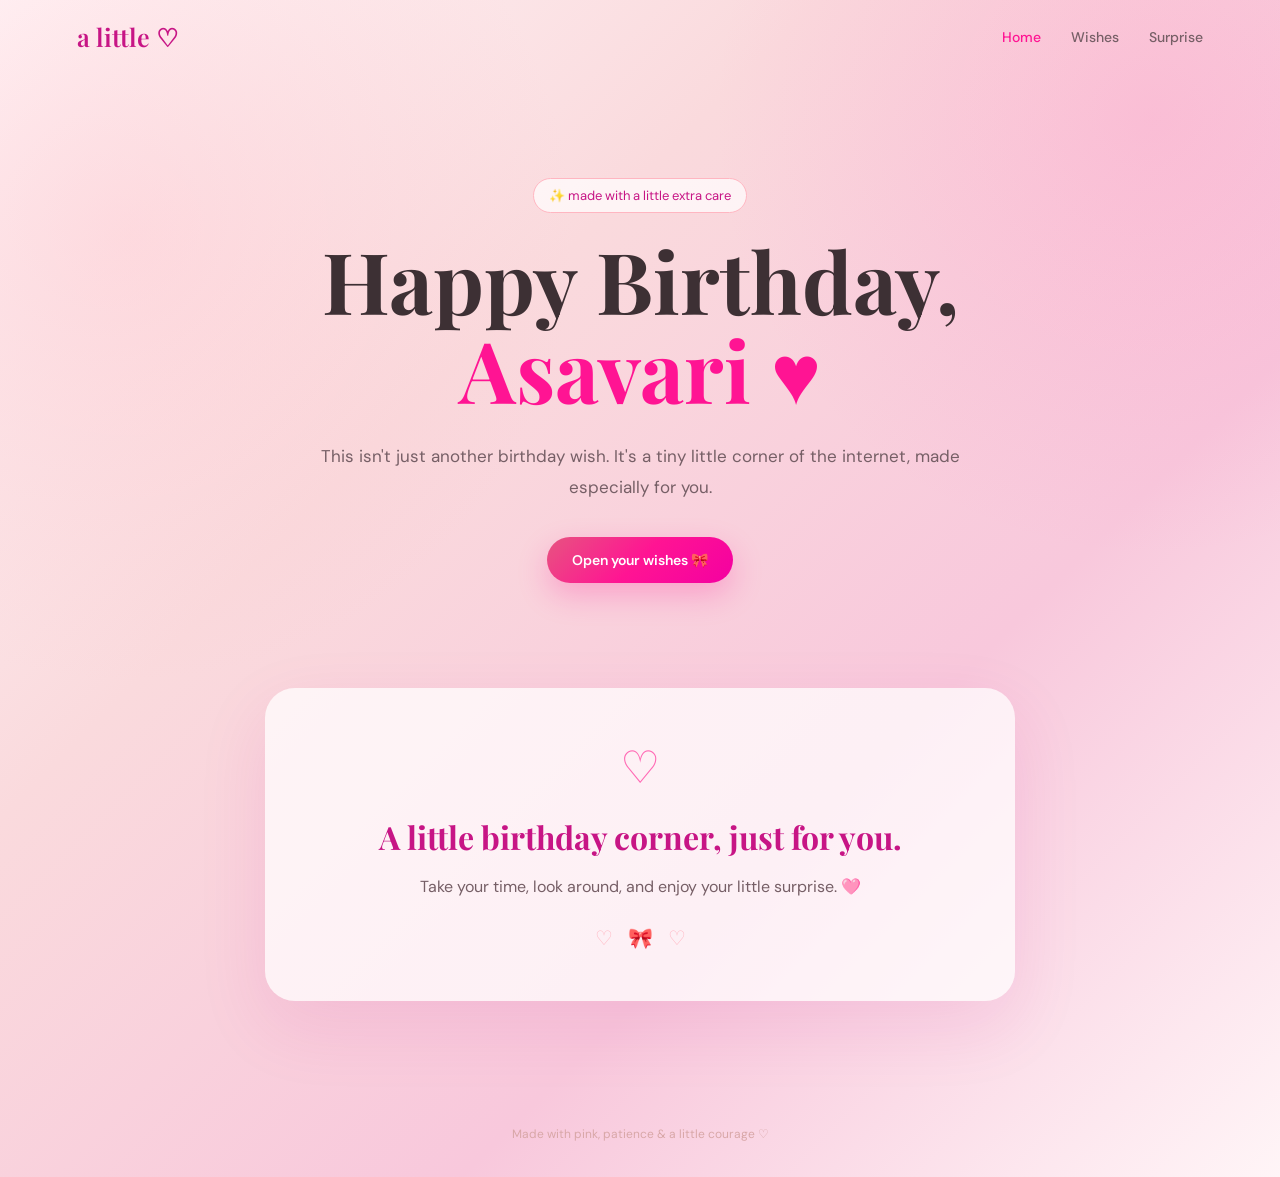
<file: index.html>
<!DOCTYPE html>
<html lang="en">

<head>

    <meta charset="UTF-8">

    <meta name="viewport"
          content="width=device-width, initial-scale=1.0">

    <title>A Little Birthday Corner ♡</title>

    <link rel="stylesheet" href="style.css">

    <link rel="preconnect"
          href="https://fonts.googleapis.com">

    <link rel="preconnect"
          href="https://fonts.gstatic.com"
          crossorigin>

    <link href="https://fonts.googleapis.com/css2?family=DM+Sans:wght@400;500;600;700&family=Playfair+Display:wght@500;600;700&display=swap"
          rel="stylesheet">

</head>


<body>


    <!-- Floating Hearts -->

    <div class="floating-hearts">

        <span>♡</span>
        <span>♡</span>
        <span>♡</span>
        <span>♡</span>
        <span>♡</span>
        <span>♡</span>

    </div>


    <!-- Navigation -->

    <header class="navbar">

        <div class="logo">
            a little ♡
        </div>


        <button class="menu-btn"
                onclick="toggleMenu()">

            ☰

        </button>


        <nav id="navMenu">

            <a href="index.html"
               class="active">

                Home

            </a>


            <a href="wishes.html">

                Wishes

            </a>


            <a href="surprise.html">

                Surprise

            </a>

        </nav>

    </header>



    <!-- Hero -->

    <main class="hero">

        <div class="hero-content">


            <div class="small-label">

                ✨ made with a little extra care

            </div>


            <h1>

                Happy Birthday,

                <span>
                    Asavari ♥️
                </span>

            </h1>


            <p class="hero-text">

                This isn't just another birthday wish.
                It's a tiny little corner of the internet,
                made especially for you.

            </p>


            <div class="hero-buttons">

                <a href="wishes.html"
                   class="primary-btn">

                    Open your wishes 🎀

                </a>

            </div>


        </div>

    </main>



    <!-- Small Message -->

    <section class="home-message">

        <div class="home-message-card">


            <div class="home-heart">

                ♡

            </div>


            <h2>

                A little birthday corner,
                just for you.

            </h2>


            <p>

                Take your time,
                look around,
                and enjoy your little surprise. 🩷

            </p>


            <div class="home-decoration">

                ♡ &nbsp; 🎀 &nbsp; ♡

            </div>


        </div>

    </section>



    <footer>

        Made with pink, patience & a little courage ♡

    </footer>


    <script src="script.js"></script>

</body>

</html>
</file>
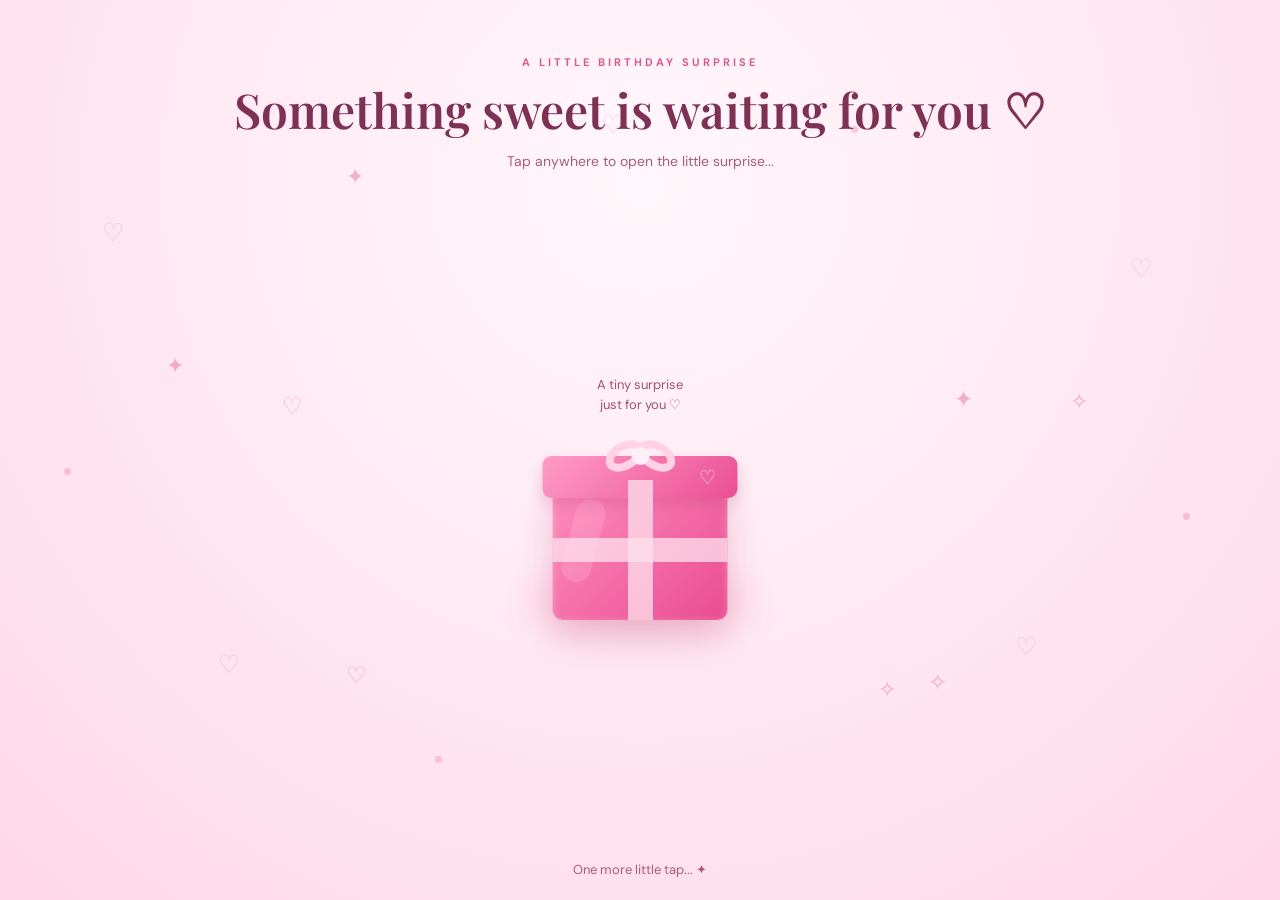
<file: party.html>
<!DOCTYPE html>
<html lang="en">

<head>

    <meta charset="UTF-8">

    <meta name="viewport"
          content="width=device-width, initial-scale=1.0">

    <title>A Little Birthday Surprise ♡</title>

    <link rel="stylesheet"
          href="party.css">

    <link
        href="https://fonts.googleapis.com/css2?family=DM+Sans:wght@400;500;600;700&family=Playfair+Display:wght@500;600;700&display=swap"
        rel="stylesheet">

</head>


<body>


    <!-- Background Decorations -->

    <div class="background-decor">

        <span class="heart h1">♡</span>
        <span class="heart h2">♡</span>
        <span class="heart h3">♡</span>
        <span class="heart h4">♡</span>
        <span class="heart h5">♡</span>


        <span class="sparkle s1">✦</span>
        <span class="sparkle s2">✧</span>
        <span class="sparkle s3">✦</span>
        <span class="sparkle s4">✧</span>


        <span class="dot d1"></span>
        <span class="dot d2"></span>
        <span class="dot d3"></span>
        <span class="dot d4"></span>

    </div>



    <!-- Header -->

    <header class="party-header">

        <div class="tiny-label">
            A LITTLE BIRTHDAY SURPRISE
        </div>


        <h1>
            Something sweet is waiting for you ♡
        </h1>


        <p class="instruction"
           id="instruction">

            Tap anywhere to open the little surprise...

        </p>

    </header>



    <!-- Main Party Area -->

    <main class="party-stage"
          id="partyStage">


        <!-- Orbit Decorations -->

        <div class="orbit-decoration od1">♡</div>

        <div class="orbit-decoration od2">✦</div>

        <div class="orbit-decoration od3">♡</div>

        <div class="orbit-decoration od4">✧</div>



        <!-- Gift Box -->

        <div class="gift-wrapper"
             id="giftWrapper">


            <div class="gift-glow"></div>


            <div class="gift-note">

                A tiny surprise<br>

                just for you ♡

            </div>


            <div class="gift-box">


                <div class="gift-ribbon vertical"></div>

                <div class="gift-ribbon horizontal"></div>


                <div class="gift-shine"></div>


                <div class="gift-lid">


                    <div class="bow">

                        <span class="bow-left"></span>

                        <span class="bow-right"></span>

                        <span class="bow-center"></span>

                    </div>


                    <span class="lid-heart">♡</span>


                </div>


            </div>


        </div>



        <!-- Celebration -->

        <div class="celebration"
             id="celebration">


            <!-- Cake -->

            <div class="cake-area">


                <div class="cake">


                    <div class="cake-top">


                        <div class="sprinkles">

                            <span></span>
                            <span></span>
                            <span></span>
                            <span></span>
                            <span></span>
                            <span></span>

                        </div>


                        <div class="cream cream-one"></div>

                        <div class="cream cream-two"></div>

                        <div class="cream cream-three"></div>


                    </div>



                    <div class="cake-body">


                        <div class="cake-stripe"></div>


                        <div class="cake-decoration">

                            <span>♡</span>

                            <span>♡</span>

                            <span>♡</span>

                        </div>


                    </div>



                    <!-- Candles -->

                    <div class="candle candle-one">

                        <div class="flame"></div>

                    </div>


                    <div class="candle candle-two">

                        <div class="flame"></div>

                    </div>


                    <div class="candle candle-three">

                        <div class="flame"></div>

                    </div>


                    <div class="cake-plate"></div>


                </div>


            </div>



            <!-- Teddy -->

            <div class="teddy-area">


                <div class="teddy">


                    <div class="ear ear-left"></div>

                    <div class="ear ear-right"></div>





                    <div class="teddy-body">


                        <div class="belly-heart">
                            ♡
                        </div>


                    </div>



                    <div class="arm arm-left"></div>

                    <div class="arm arm-right"></div>


                    <div class="foot foot-left"></div>

                    <div class="foot foot-right"></div>


                </div>


                    <div class="teddy-head">


                        <div class="eye eye-left"></div>

                        <div class="eye eye-right"></div>


                        <div class="muzzle">


                            <div class="nose"></div>

                            <div class="mouth"></div>


                        </div>


                        <div class="blush blush-left"></div>

                        <div class="blush blush-right"></div>


                    </div>

                <div class="teddy-caption">

                    A little teddy bear ♡

                </div>


            </div>



            <!-- Birthday Message -->

            <div class="birthday-message">


                <h2>

                    Happy Birthday Asavari! ♡
                    <span>♡</span>

                </h2>


                <p>

                    May your day be as soft, sweet
                    and lovely as this little surprise.

                </p>


            </div>



            <!-- Party Lights -->

            <div class="party-lights">

                <span></span>
                <span></span>
                <span></span>
                <span></span>
                <span></span>
                <span></span>
                <span></span>
                <span></span>
                <span></span>
                <span></span>

            </div>



            <!-- Poppers -->

            <div class="popper popper-left">

                <span></span>

            </div>


            <div class="popper popper-right">

                <span></span>

            </div>



            <!-- Confetti -->

            <div class="confetti-container"
                 id="confettiContainer">
            </div>



            <!-- Sparkles -->

            <div class="sparkle-container"
                 id="sparkleContainer">
            </div>



            <!-- Final Message -->

            <div class="final-message"
                 id="finalMessage">

                <span>♡</span>

                Hope this little surprise made you smile.

                <span>♡</span>

            </div>


        </div>


    </main>



    <!-- Bottom Hint -->

    <div class="bottom-hint"
         id="bottomHint">

        One more little tap... ✦

    </div>



    <!-- =================================================
         FINAL PARTY MUSIC
         ================================================= -->

    <audio id="partyMusic"
           src="until-i-found-you-piano.mp4"
           preload="auto">
    </audio>



    <!-- JavaScript -->

    <script src="party.js"></script>


</body>

</html>
</file>
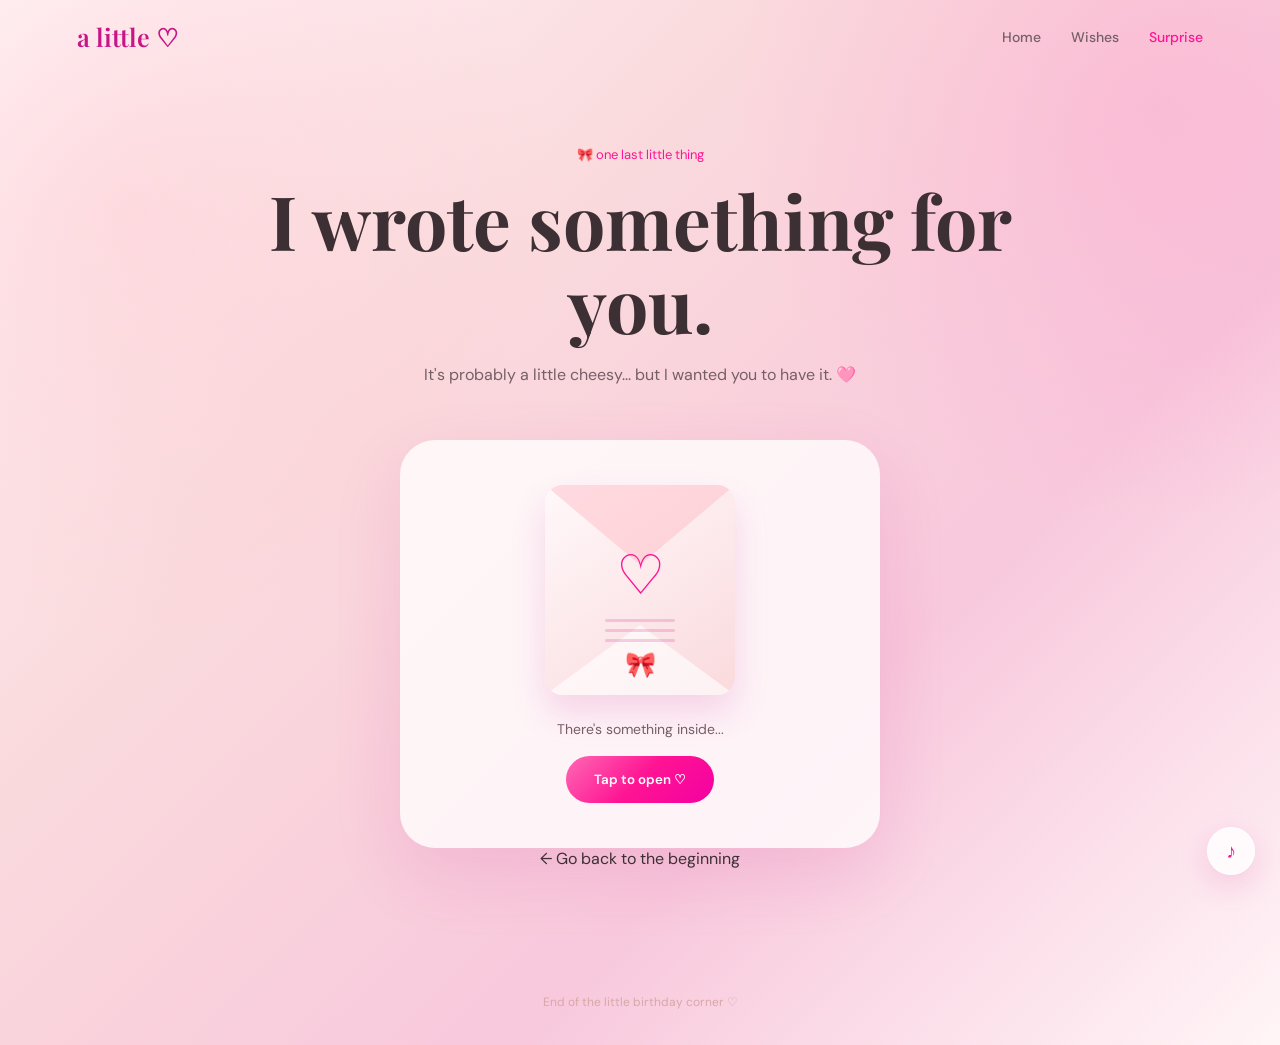
<file: surprise.html>
<!DOCTYPE html>
<html lang="en">

<head>

    <meta charset="UTF-8">

    <meta name="viewport"
          content="width=device-width, initial-scale=1.0">

    <title>Something I Wrote ♡</title>

    <link rel="stylesheet"
          href="style.css">


    <link rel="preconnect"
          href="https://fonts.googleapis.com">

    <link rel="preconnect"
          href="https://fonts.gstatic.com"
          crossorigin>


    <link href="https://fonts.googleapis.com/css2?family=DM+Sans:wght@400;500;600;700&family=Playfair+Display:wght@500;600;700&display=swap"
          rel="stylesheet">

</head>


<body class="surprise-page">


    <!-- Floating Hearts -->

    <div class="floating-hearts">

        <span>♡</span>
        <span>♡</span>
        <span>♡</span>
        <span>♡</span>
        <span>♡</span>
        <span>♡</span>
        <span>♡</span>

    </div>



    <!-- Navigation -->

    <header class="navbar">

        <div class="logo">

            a little ♡

        </div>


        <button class="menu-btn"
                onclick="toggleMenu()">

            ☰

        </button>


        <nav id="navMenu">

            <a href="index.html">

                Home

            </a>


            <a href="wishes.html">

                Wishes

            </a>


            <a href="surprise.html"
               class="active">

                Surprise

            </a>

        </nav>

    </header>



    <!-- Surprise -->

    <main class="surprise-container">


        <div class="surprise-intro">

            <span>

                🎀 one last little thing

            </span>


            <h1>

                I wrote something
                for you.

            </h1>


            <p>

                It's probably a little cheesy...
                but I wanted you to have it. 🩷

            </p>

        </div>



        <!-- Closed Note -->

        <section id="poemRevealCard"
                 class="poem-reveal-card">


            <div class="closed-note">


                <div class="note-heart">

                    ♡

                </div>


                <div class="note-lines">

                    <span></span>
                    <span></span>
                    <span></span>

                </div>


                <div class="note-ribbon">

                    🎀

                </div>

            </div>



            <p class="tap-text">

                There's something inside...

            </p>


            <button class="reveal-btn"
                    onclick="revealPoem()">

                Tap to open ♡

            </button>

        </section>



        <!-- Poem -->

        <section id="poemSection"
                 class="poem-section">


            <div class="poem-top-heart">

                ♡

            </div>


            <p class="poem-caption">

                something I wrote,
                just for this little moment

            </p>


            <div class="poem-image-wrapper">


                <img src="poem.jpeg"
                     alt="A poem written especially for you"
                     class="poem-image">

            </div>


            <div class="poem-bottom">

                <span>

                    Read it slowly. ♡

                </span>


                <p>

                    Some words are better felt
                    than explained.

                </p>

            </div>


        </section>



        <!-- Link To Final Party -->

        <div id="afterPoem"
             class="after-poem">


            <p>

                And that's not quite the end...

            </p>


            <span>

                There's one last little surprise waiting. 🎀

            </span>


            <a href="party.html"
               class="party-next-btn">

                One last surprise ♡

            </a>

        </div>



        <!-- Back -->

        <div class="back-home">

            <a href="index.html">

                ← Go back to the beginning

            </a>

        </div>


    </main>



    <footer>

        End of the little birthday corner ♡

    </footer>



    <!-- =========================================
         POEM BACKGROUND MUSIC
         ========================================= -->

    <audio id="poemMusic"
           src="music.mp3"
           loop
           preload="auto">

    </audio>



    <!-- =========================================
         MUSIC CONTROL
         ========================================= -->

    <button id="musicControl"
            class="music-control"
            type="button"
            aria-label="Play background music"
            onclick="togglePoemMusic()">

        ♪

    </button>



    <script src="script.js"></script>


</body>

</html>
</file>
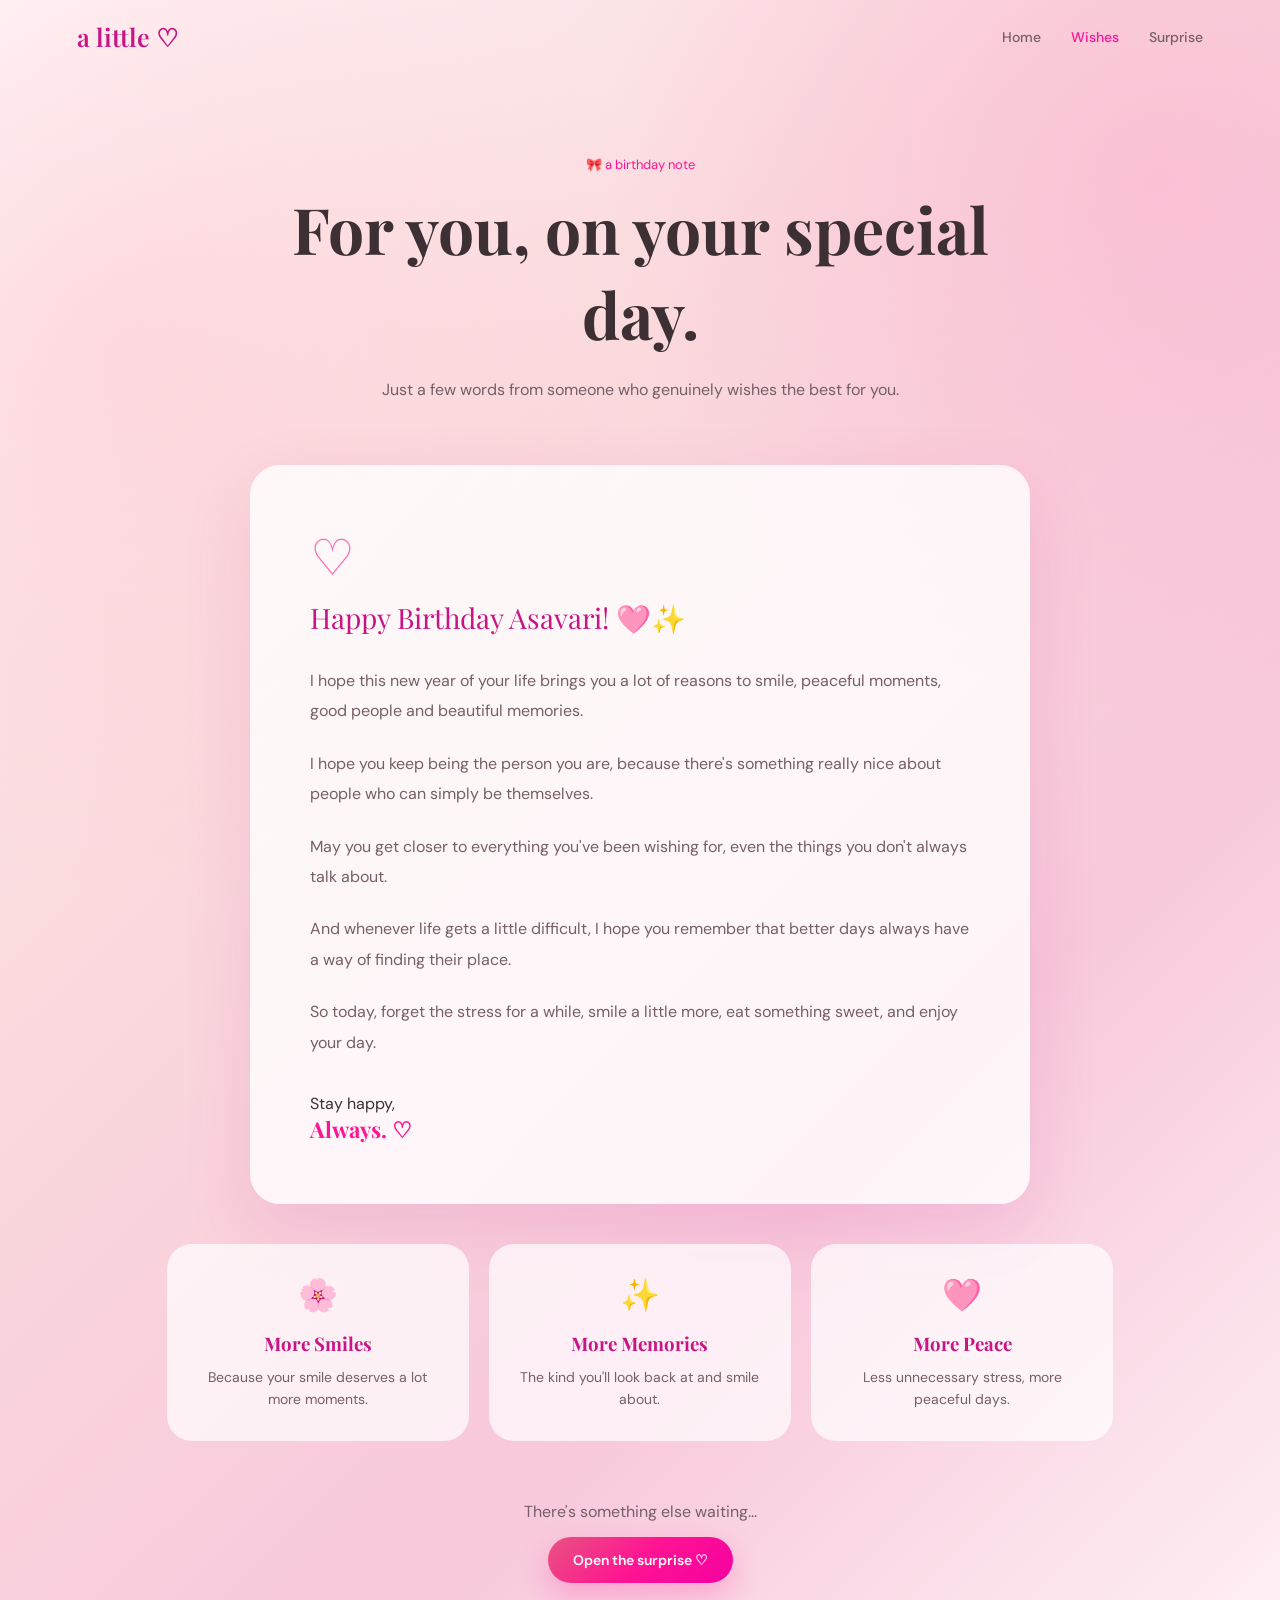
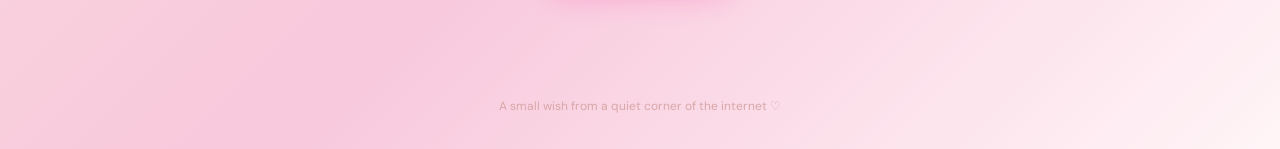
<file: wishes.html>
<!DOCTYPE html>
<html lang="en">

<head>

    <meta charset="UTF-8">

    <meta name="viewport"
          content="width=device-width, initial-scale=1.0">

    <title>Birthday Wishes ♡</title>

    <link rel="stylesheet"
          href="style.css">


    <link rel="preconnect"
          href="https://fonts.googleapis.com">

    <link rel="preconnect"
          href="https://fonts.gstatic.com"
          crossorigin>

    <link href="https://fonts.googleapis.com/css2?family=DM+Sans:wght@400;500;600;700&family=Playfair+Display:wght@500;600;700&display=swap"
          rel="stylesheet">

</head>


<body>


    <!-- Floating Hearts -->

    <div class="floating-hearts">

        <span>♡</span>
        <span>♡</span>
        <span>♡</span>
        <span>♡</span>
        <span>♡</span>

    </div>



    <!-- Navigation -->

    <header class="navbar">

        <div class="logo">

            a little ♡

        </div>


        <button class="menu-btn"
                onclick="toggleMenu()">

            ☰

        </button>


        <nav id="navMenu">


            <a href="index.html">

                Home

            </a>


            <a href="wishes.html"
               class="active">

                Wishes

            </a>


            <a href="surprise.html">

                Surprise

            </a>


        </nav>

    </header>



    <!-- Main -->

    <main class="page-container">


        <div class="page-heading">


            <span>

                🎀 a birthday note

            </span>


            <h1>

                For you,
                on your special day.

            </h1>


            <p>

                Just a few words from someone
                who genuinely wishes the best for you.

            </p>


        </div>



        <!-- Letter -->

        <section class="letter-card">


            <div class="letter-decoration">

                ♡

            </div>


            <p>

                Happy Birthday Asavari! 🩷✨

            </p>


            <p>

                I hope this new year of your life
                brings you a lot of reasons to smile,
                peaceful moments, good people and
                beautiful memories.

            </p>


            <p>

                I hope you keep being the person
                you are, because there's something
                really nice about people who can
                simply be themselves.

            </p>


            <p>

                May you get closer to everything
                you've been wishing for, even the
                things you don't always talk about.

            </p>


            <p>

                And whenever life gets a little
                difficult, I hope you remember that
                better days always have a way of
                finding their place.

            </p>


            <p>

                So today, forget the stress for a while,
                smile a little more, eat something sweet,
                and enjoy your day.

            </p>


            <div class="letter-ending">

                <span>

                    Stay happy,

                </span>


                <strong>

                    Always. ♡

                </strong>

            </div>


        </section>



        <!-- Wish Cards -->

        <div class="wish-grid">


            <div class="wish-card">

                <div>
                    🌸
                </div>

                <h3>
                    More Smiles
                </h3>

                <p>

                    Because your smile deserves
                    a lot more moments.

                </p>

            </div>



            <div class="wish-card">

                <div>
                    ✨
                </div>

                <h3>
                    More Memories
                </h3>

                <p>

                    The kind you'll look back at
                    and smile about.

                </p>

            </div>



            <div class="wish-card">

                <div>
                    🩷
                </div>

                <h3>
                    More Peace
                </h3>

                <p>

                    Less unnecessary stress,
                    more peaceful days.

                </p>

            </div>


        </div>



        <!-- Next Page -->

        <div class="next-page">

            <p>

                There's something else waiting...

            </p>


            <a href="surprise.html"
               class="primary-btn">

                Open the surprise ♡

            </a>

        </div>


    </main>



    <footer>

        A small wish from a quiet corner of the internet ♡

    </footer>



    <script src="script.js"></script>

</body>

</html>
</file>
<file: style.css>
/* =========================================================
   BIRTHDAY WEBSITE
   COMPLETE CSS
   ========================================================= */


:root {

    --baby-pink: #F8C8DC;
    --light-pink: #FFB6C1;
    --pastel-pink: #FADADD;
    --blush-pink: #F4C2C2;

    --rose-pink: #FF66B3;
    --hot-pink: #FF69B4;
    --deep-pink: #FF1493;

    --dusty-pink: #D8A7A7;
    --mauve-pink: #C08081;

    --rose: #E75480;

    --coral-pink: #F88379;
    --salmon-pink: #FA8072;

    --pale-pink: #FFF5F7;

    --dark-pink: #C71585;

    --magenta: #FF00FF;
    --fuchsia: #F400A1;

    --text: #3D3034;
    --soft-text: #765F66;

    --white: #FFFFFF;

}


* {

    margin: 0;

    padding: 0;

    box-sizing: border-box;

}


html {

    scroll-behavior: smooth;

}


body {

    min-height: 100vh;

    font-family:
        "DM Sans",
        sans-serif;

    color:
        var(--text);

    background:

        radial-gradient(
            circle at 10% 20%,
            rgba(255,182,193,0.30),
            transparent 30%
        ),

        radial-gradient(
            circle at 90% 10%,
            rgba(255,105,180,0.18),
            transparent 28%
        ),

        linear-gradient(
            135deg,
            #FFF5F7,
            #FADADD,
            #F8C8DC,
            #FFF5F7
        );

    overflow-x: hidden;

}


a {

    text-decoration: none;

    color: inherit;

}


button {

    font-family: inherit;

}


/* =========================================================
   NAVIGATION
   ========================================================= */


.navbar {

    width: 100%;

    padding:
        20px 6%;

    display: flex;

    justify-content: space-between;

    align-items: center;

    position: relative;

    z-index: 100;

}


.logo {

    font-family:
        "Playfair Display",
        serif;

    font-size: 25px;

    font-weight: 600;

    color:
        var(--dark-pink);

}


nav {

    display: flex;

    gap: 30px;

}


nav a {

    color:
        var(--soft-text);

    font-size: 14px;

    font-weight: 500;

    transition:
        0.3s;

}


nav a:hover,
nav a.active {

    color:
        var(--deep-pink);

}


.menu-btn {

    display: none;

    border: none;

    background: white;

    color:
        var(--deep-pink);

    width: 42px;

    height: 42px;

    border-radius: 50%;

    font-size: 20px;

    cursor: pointer;

}


/* =========================================================
   FLOATING HEARTS
   ========================================================= */


.floating-hearts {

    position: fixed;

    inset: 0;

    pointer-events: none;

    z-index: 1;

    overflow: hidden;

}


.floating-hearts span {

    position: absolute;

    bottom: -50px;

    color:
        var(--rose-pink);

    font-size: 20px;

    opacity: 0.35;

    animation:
        floatHeart 12s linear infinite;

}


.floating-hearts span:nth-child(1) {
    left: 8%;
}

.floating-hearts span:nth-child(2) {
    left: 25%;
    animation-delay: 3s;
}

.floating-hearts span:nth-child(3) {
    left: 43%;
    animation-delay: 6s;
}

.floating-hearts span:nth-child(4) {
    left: 61%;
    animation-delay: 1s;
}

.floating-hearts span:nth-child(5) {
    left: 78%;
    animation-delay: 5s;
}

.floating-hearts span:nth-child(6) {
    left: 92%;
    animation-delay: 8s;
}


@keyframes floatHeart {

    0% {

        transform:
            translateY(0)
            rotate(0deg);

        opacity: 0;

    }

    20% {

        opacity: 0.35;

    }

    80% {

        opacity: 0.35;

    }

    100% {

        transform:
            translateY(-110vh)
            rotate(360deg);

        opacity: 0;

    }

}


/* =========================================================
   HERO
   ========================================================= */


.hero {

    max-width: 1100px;

    margin: auto;

    min-height: 65vh;

    padding:
        80px 6%
        50px;

    display: flex;

    align-items: center;

    justify-content: center;

    text-align: center;

    position: relative;

    z-index: 2;

}


.hero-content {

    max-width: 850px;

    animation:
        fadeUp 0.9s ease forwards;

}


.small-label {

    display: inline-block;

    padding:
        8px 15px;

    background:
        rgba(255,255,255,0.7);

    border:
        1px solid
        var(--light-pink);

    border-radius: 50px;

    color:
        var(--dark-pink);

    font-size: 13px;

    margin-bottom: 22px;

}


.hero h1 {

    font-family:
        "Playfair Display",
        serif;

    font-size:
        clamp(50px, 7vw, 85px);

    line-height: 1.05;

}


.hero h1 span {

    display: block;

    color:
        var(--deep-pink);

}


.hero-text {

    max-width: 650px;

    margin:
        28px auto 0;

    color:
        var(--soft-text);

    line-height: 1.8;

    font-size: 17px;

}


.hero-buttons {

    margin-top: 35px;

    display: flex;

    justify-content: center;

}


/* =========================================================
   BUTTON
   ========================================================= */


.primary-btn {

    display: inline-flex;

    align-items: center;

    justify-content: center;

    padding:
        14px 25px;

    border-radius: 50px;

    color: white;

    font-size: 14px;

    font-weight: 600;

    background:
        linear-gradient(
            135deg,
            var(--rose),
            var(--deep-pink),
            var(--fuchsia)
        );

    box-shadow:
        0 12px 30px
        rgba(255,20,147,0.25);

    transition:
        0.3s;

}


.primary-btn:hover {

    transform:
        translateY(-4px);

}


/* =========================================================
   HOME MESSAGE
   ========================================================= */


.home-message {

    padding:
        30px 6%
        90px;

    position: relative;

    z-index: 2;

}


.home-message-card {

    max-width: 750px;

    margin: auto;

    padding:
        50px 35px;

    text-align: center;

    background:
        rgba(255,255,255,0.72);

    border-radius: 30px;

    box-shadow:
        0 25px 70px
        rgba(199,21,133,0.10);

}


.home-heart {

    font-size: 45px;

    color:
        var(--hot-pink);

}


.home-message-card h2 {

    margin-top: 18px;

    font-family:
        "Playfair Display",
        serif;

    font-size: 32px;

    color:
        var(--dark-pink);

}


.home-message-card p {

    margin:
        15px auto 0;

    color:
        var(--soft-text);

    line-height: 1.7;

}


.home-decoration {

    margin-top: 25px;

    color:
        var(--light-pink);

    font-size: 20px;

}


/* =========================================================
   INNER PAGES
   ========================================================= */


.page-container {

    max-width: 1100px;

    margin: auto;

    padding:
        80px 6%
        80px;

    position: relative;

    z-index: 2;

}


.page-heading {

    text-align: center;

    max-width: 750px;

    margin:
        auto auto 60px;

}


.page-heading span {

    color:
        var(--deep-pink);

    font-size: 13px;

}


.page-heading h1 {

    font-family:
        "Playfair Display",
        serif;

    font-size:
        clamp(42px,5vw,65px);

    margin-top: 12px;

}


.page-heading p {

    color:
        var(--soft-text);

    line-height: 1.8;

    margin-top: 20px;

}


/* =========================================================
   LETTER
   ========================================================= */


.letter-card {

    max-width: 780px;

    margin: auto;

    background:
        rgba(255,255,255,0.8);

    padding: 60px;

    border-radius: 30px;

    box-shadow:
        0 25px 70px
        rgba(199,21,133,0.12);

}


.letter-decoration {

    font-size: 50px;

    color:
        var(--hot-pink);

}


.letter-card p {

    color:
        var(--soft-text);

    line-height: 1.9;

    margin-bottom: 22px;

}


.letter-card p:first-of-type {

    font-family:
        "Playfair Display",
        serif;

    color:
        var(--dark-pink);

    font-size: 28px;

}


.letter-ending {

    margin-top: 35px;

    display: flex;

    flex-direction: column;

}


.letter-ending strong {

    color:
        var(--deep-pink);

    font-family:
        "Playfair Display",
        serif;

    font-size: 22px;

}


/* =========================================================
   WISH CARDS
   ========================================================= */


.wish-grid {

    margin-top: 40px;

    display: grid;

    grid-template-columns:
        repeat(3,1fr);

    gap: 20px;

}


.wish-card {

    padding: 30px;

    background:
        rgba(255,255,255,0.7);

    border-radius: 25px;

    text-align: center;

    transition:
        0.3s;

}


.wish-card:hover {

    transform:
        translateY(-7px);

}


.wish-card div {

    font-size: 32px;

}


.wish-card h3 {

    margin-top: 15px;

    font-family:
        "Playfair Display",
        serif;

    color:
        var(--dark-pink);

}


.wish-card p {

    margin-top: 10px;

    color:
        var(--soft-text);

    line-height: 1.6;

    font-size: 14px;

}


/* =========================================================
   NEXT PAGE
   ========================================================= */


.next-page {

    text-align: center;

    margin-top: 60px;

}


.next-page p {

    color:
        var(--soft-text);

    margin-bottom: 15px;

}


/* =========================================================
   SURPRISE PAGE
   ========================================================= */


.surprise-container {

    max-width: 1000px;

    margin: auto;

    padding:
        70px 6%
        90px;

    text-align: center;

    position: relative;

    z-index: 2;

}


.surprise-intro h1 {

    font-family:
        "Playfair Display",
        serif;

    font-size:
        clamp(45px,6vw,75px);

    line-height: 1.1;

    margin-top: 15px;

}


.surprise-intro span {

    color:
        var(--deep-pink);

    font-size: 13px;

}


.surprise-intro p {

    margin-top: 20px;

    color:
        var(--soft-text);

}


.poem-reveal-card {

    max-width: 480px;

    margin:
        55px auto 0;

    padding:
        45px 30px;

    background:
        rgba(255,255,255,0.78);

    border-radius: 35px;

    box-shadow:
        0 25px 70px
        rgba(199,21,133,0.12);

}


.closed-note {

    width: 190px;

    height: 210px;

    margin: auto;

    position: relative;

    background:
        linear-gradient(
            145deg,
            #FFF8FA,
            #FADADD
        );

    border-radius: 18px;

    box-shadow:
        0 18px 35px
        rgba(199,21,133,0.15);

    display: flex;

    flex-direction: column;

    align-items: center;

    justify-content: center;

    overflow: hidden;

}


.closed-note::before {

    content: "";

    position: absolute;

    top: 0;

    left: 0;

    width: 0;

    height: 0;

    border-left:
        95px solid transparent;

    border-right:
        95px solid transparent;

    border-top:
        80px solid
        rgba(255,182,193,0.45);

}


.closed-note::after {

    content: "";

    position: absolute;

    bottom: 0;

    left: 0;

    width: 0;

    height: 0;

    border-left:
        95px solid transparent;

    border-right:
        95px solid transparent;

    border-bottom:
        70px solid
        rgba(255,255,255,0.65);

}


.note-heart {

    position: relative;

    z-index: 3;

    font-size: 55px;

    color:
        var(--deep-pink);

}


.note-lines {

    position: relative;

    z-index: 3;

    display: flex;

    flex-direction: column;

    gap: 7px;

    margin-top: 8px;

}


.note-lines span {

    width: 70px;

    height: 3px;

    background:
        rgba(199,21,133,0.18);

    border-radius: 5px;

}


.note-ribbon {

    position: absolute;

    z-index: 5;

    bottom: 14px;

    font-size: 25px;

}


.tap-text {

    margin-top: 25px;

    color:
        var(--soft-text);

    font-size: 14px;

}


.reveal-btn {

    margin-top: 18px;

    border: none;

    padding:
        15px 28px;

    border-radius: 50px;

    cursor: pointer;

    color: white;

    font-weight: 600;

    background:
        linear-gradient(
            135deg,
            var(--hot-pink),
            var(--deep-pink),
            var(--fuchsia)
        );

}


.poem-section {

    display: none;

    max-width: 850px;

    margin:
        55px auto 0;

    padding:
        45px 35px;

    background:
        rgba(255,255,255,0.88);

    border-radius: 35px;

    box-shadow:
        0 25px 75px
        rgba(199,21,133,0.15);

}


.poem-section.show {

    display: block;

    animation:
        poemReveal 1s ease;

}


@keyframes poemReveal {

    from {

        opacity: 0;

        transform:
            translateY(35px)
            scale(0.96);

    }

    to {

        opacity: 1;

        transform:
            translateY(0)
            scale(1);

    }

}


.poem-top-heart {

    color:
        var(--deep-pink);

    font-size: 48px;

}


.poem-caption {

    color:
        var(--dusty-pink);

    font-size: 13px;

    margin:
        10px 0 30px;

}


.poem-image {

    width: 100%;

    max-width: 760px;

    display: block;

    margin: auto;

    border-radius: 18px;

    box-shadow:
        0 15px 45px
        rgba(199,21,133,0.12);

}


.poem-bottom {

    margin-top: 30px;

    padding-top: 25px;

    border-top:
        1px dashed
        var(--light-pink);

}


.poem-bottom span {

    font-family:
        "Playfair Display",
        serif;

    font-size: 22px;

    color:
        var(--dark-pink);

}


.poem-bottom p {

    margin-top: 8px;

    color:
        var(--soft-text);

    font-size: 14px;

}


.after-poem {

    display: none;

    margin-top: 35px;

}


.after-poem.show {

    display: block;

    animation:
        fadeUp 0.8s ease;

}


.after-poem p {

    color:
        var(--soft-text);

}


.after-poem span {

    display: block;

    margin-top: 7px;

    color:
        var(--deep-pink);

    font-family:
        "Playfair Display",
        serif;

}


.party-next-btn {

    display: inline-flex;

    margin-top: 22px;

    padding:
        14px 27px;

    border-radius: 50px;

    background:
        linear-gradient(
            135deg,
            var(--rose),
            var(--deep-pink)
        );

    color: white;

    font-weight: 600;

    box-shadow:
        0 12px 30px
        rgba(255,20,147,0.25);

    transition:
        0.3s;

}


.party-next-btn:hover {

    transform:
        translateY(-4px);

}


/* =========================================================
   PARTY PAGE
   ========================================================= */


.party-page {

    min-height: 100vh;

    position: relative;

    overflow: hidden;

    cursor: pointer;

    background:

        radial-gradient(
            circle at center,
            #FFF8FA,
            #FADADD 45%,
            #F8C8DC 100%
        );

    transition:
        background 1.5s ease;

}


.party-page.party-mode {

    background:

        radial-gradient(
            circle at center,
            #FFE8F2 0%,
            #FFB6D5 45%,
            #E75480 100%
        );

}


.party-page.final-party {

    background:

        radial-gradient(
            circle at center,
            #FFF0F8 0%,
            #FF9DCE 40%,
            #C71585 100%
        );

}


/* =========================================================
   PARTY GLOW
   ========================================================= */


.party-glow {

    position: fixed;

    width: 500px;

    height: 500px;

    border-radius: 50%;

    background:
        rgba(255,255,255,0.5);

    filter:
        blur(70px);

    left: 50%;

    top: 50%;

    transform:
        translate(-50%,-50%);

    pointer-events: none;

}


/* =========================================================
   PARTY INSTRUCTION
   ========================================================= */


.party-instruction {

    position: absolute;

    left: 50%;

    top: 13%;

    transform:
        translateX(-50%);

    text-align: center;

    width: 90%;

    z-index: 20;

    transition:
        0.7s ease;

}


.party-instruction.hide {

    opacity: 0;

    transform:
        translateX(-50%)
        translateY(-25px);

}


.tiny-party-label {

    font-size: 13px;

    color:
        var(--dark-pink);

    letter-spacing:
        1px;

}


.party-instruction h1 {

    margin-top: 15px;

    font-family:
        "Playfair Display",
        serif;

    font-size:
        clamp(38px,6vw,68px);

    line-height: 1.1;

    color:
        var(--text);

}


.party-instruction p {

    margin-top: 18px;

    color:
        var(--soft-text);

}


.tap-anywhere {

    margin-top: 25px;

    color:
        var(--deep-pink);

    font-size: 35px;

    animation:
        tapPulse 1.5s infinite;

}


@keyframes tapPulse {

    0%,100% {

        transform:
            scale(1);

        opacity:
            0.5;

    }

    50% {

        transform:
            scale(1.25);

        opacity:
            1;

    }

}


/* =========================================================
   GIFT BOX
   ========================================================= */


.gift-section {

    position: absolute;

    left: 50%;

    top: 55%;

    transform:
        translate(-50%,-50%)
        scale(0.2);

    opacity: 0;

    transition:
        0.8s ease;

    text-align: center;

    z-index: 15;

    pointer-events: none;

}


.gift-section.show {

    opacity: 1;

    transform:
        translate(-50%,-50%)
        scale(1);

}


.gift-section p {

    margin-top: 25px;

    color:
        var(--soft-text);

    font-size: 14px;

}


.gift-box {

    width: 210px;

    height: 175px;

    position: relative;

    margin: auto;

}


.gift-body {

    position: absolute;

    bottom: 0;

    width: 210px;

    height: 125px;

    background:
        linear-gradient(
            135deg,
            #FF9FC7,
            #E75480
        );

    border-radius:
        8px 8px 14px 14px;

    box-shadow:
        0 20px 45px
        rgba(199,21,133,0.25);

}


.gift-lid {

    position: absolute;

    top: 35px;

    left: -10px;

    width: 230px;

    height: 48px;

    background:
        linear-gradient(
            135deg,
            #FFB6D5,
            #FF69B4
        );

    border-radius: 9px;

    z-index: 3;

    transition:
        0.8s ease;

}


.gift-ribbon-horizontal {

    position: absolute;

    width: 100%;

    height: 15px;

    top: 16px;

    background:
        #FFF0F6;

}


.gift-ribbon-vertical {

    position: absolute;

    left: 91px;

    width: 28px;

    height: 125px;

    background:
        #FFF0F6;

}


.gift-section.open .gift-lid {

    transform:
        translateY(-100px)
        rotate(-8deg);

}


/* =========================================================
   CAKE SCENE
   ========================================================= */


.cake-scene {

    position: absolute;

    left: 50%;

    top: 62%;

    transform:
        translate(-50%,-50%)
        scale(0.2);

    opacity: 0;

    transition:
        0.9s ease;

    z-index: 12;

    width: 560px;

    height: 330px;

}


.cake-scene.show {

    opacity: 1;

    transform:
        translate(-50%,-50%)
        scale(1);

}


/* =========================================================
   CAKE
   ========================================================= */


.cake {

    position: absolute;

    left: 50%;

    bottom: 20px;

    transform:
        translateX(-50%);

    width: 270px;

}


.cake-top {

    width: 250px;

    height: 65px;

    margin: auto;

    position: relative;

    background:
        linear-gradient(
            180deg,
            #FFEBD7,
            #FFD2B0
        );

    border-radius:
        18px 18px 25px 25px;

    z-index: 5;

    box-shadow:
        0 8px 15px
        rgba(150,80,50,0.15);

}


.cream {

    position: absolute;

    width: 55px;

    height: 20px;

    background:
        #FFF7E8;

    border-radius:
        0 0 30px 30px;

    top: 48px;

}


.cream-one {

    left: 35px;

}


.cream-two {

    right: 35px;

}


.sprinkle {

    position: absolute;

    width: 9px;

    height: 4px;

    border-radius: 5px;

    background:
        var(--deep-pink);

    transform:
        rotate(25deg);

}


.sprinkle-one {

    left: 65px;

    top: 20px;

}


.sprinkle-two {

    left: 120px;

    top: 30px;

    transform:
        rotate(-30deg);

}


.sprinkle-three {

    right: 60px;

    top: 18px;

    transform:
        rotate(40deg);

}


.sprinkle-four {

    right: 100px;

    top: 40px;

    transform:
        rotate(-20deg);

}


.cake-body {

    width: 235px;

    height: 110px;

    margin:
        -2px auto 0;

    background:
        linear-gradient(
            180deg,
            #F7A36D,
            #E98658
        );

    border-radius:
        8px 8px 18px 18px;

    position: relative;

    overflow: hidden;

}


.cake-layer {

    width: 100%;

    height: 12px;

    background:
        #FFF0DB;

    position: absolute;

    top: 25px;

}


.second-layer {

    top: 67px;

    background:
        rgba(255,240,219,0.65);

}


.cake-plate {

    width: 300px;

    height: 20px;

    background:
        rgba(255,255,255,0.8);

    border-radius:
        50%;

    margin:
        -3px auto 0;

    box-shadow:
        0 10px 20px
        rgba(199,21,133,0.15);

}


/* =========================================================
   CANDLES
   ========================================================= */


.candles {

    position: absolute;

    width: 170px;

    height: 80px;

    left: 50%;

    top: -72px;

    transform:
        translateX(-50%);

    z-index: 10;

}


.candle {

    position: absolute;

    bottom: 0;

    width: 17px;

    height: 58px;

    border-radius:
        5px 5px 2px 2px;

    background:
        repeating-linear-gradient(
            -45deg,
            #FF69B4 0px,
            #FF69B4 8px,
            #FFF0F7 8px,
            #FFF0F7 13px
        );

}


.candle-one {

    left: 25px;

}


.candle-two {

    left: 76px;

}


.candle-three {

    right: 25px;

}


.flame {

    position: absolute;

    width: 19px;

    height: 28px;

    left: 50%;

    top: -28px;

    transform:
        translateX(-50%);

    border-radius:
        50% 50% 50% 50%;

    background:
        linear-gradient(
            180deg,
            #FFF176,
            #FF9800
        );

    box-shadow:
        0 0 20px
        #FFB300;

    animation:
        flameMove 0.7s infinite alternate;

}


@keyframes flameMove {

    from {

        transform:
            translateX(-50%)
            scale(1)
            rotate(-3deg);

    }

    to {

        transform:
            translateX(-50%)
            scale(1.12)
            rotate(3deg);

    }

}


.cake-scene.blown .flame {

    animation:
        blowOut 0.7s forwards;

}


@keyframes blowOut {

    0% {

        transform:
            translateX(-50%)
            scale(1);

        opacity: 1;

    }

    40% {

        transform:
            translateX(-50%)
            translateX(15px)
            scale(1.2)
            rotate(15deg);

        opacity: 0.7;

    }

    100% {

        transform:
            translateX(-50%)
            translateX(30px)
            scale(0);

        opacity: 0;

    }

}


/* =========================================================
   TEDDY BEAR
   ========================================================= */


.teddy {

    position: absolute;

    left: 7%;

    bottom: 20px;

    width: 150px;

    height: 230px;

    z-index: 10;

}


.teddy-head {

    position: absolute;

    width: 105px;

    height: 95px;

    left: 23px;

    top: 20px;

    border-radius: 50%;

    background:
        #9A603C;

    box-shadow:
        inset -8px -8px 0
        rgba(80,40,20,0.12);

}


.teddy-ear {

    position: absolute;

    width: 45px;

    height: 45px;

    top: 10px;

    border-radius: 50%;

    background:
        #75452D;

}


.left-ear {

    left: 15px;

}


.right-ear {

    right: 15px;

}


.teddy-eye {

    position: absolute;

    width: 9px;

    height: 11px;

    background:
        #302019;

    border-radius: 50%;

    top: 40px;

}


.left-eye {

    left: 27px;

}


.right-eye {

    right: 27px;

}


.teddy-muzzle {

    position: absolute;

    width: 47px;

    height: 35px;

    background:
        #D49A70;

    border-radius: 50%;

    left: 29px;

    top: 52px;

}


.teddy-nose {

    position: absolute;

    width: 11px;

    height: 8px;

    border-radius: 50%;

    background:
        #4A281C;

    left: 18px;

    top: 8px;

}


.teddy-mouth {

    position: absolute;

    width: 15px;

    height: 8px;

    border-bottom:
        2px solid
        #4A281C;

    border-radius: 50%;

    left: 16px;

    top: 15px;

}


.teddy-body {

    position: absolute;

    width: 110px;

    height: 115px;

    left: 20px;

    top: 105px;

    background:
        #9A603C;

    border-radius:
        50% 50% 35% 35%;

}


.teddy-arm {

    position: absolute;

    width: 35px;

    height: 85px;

    top: 120px;

    background:
        #8B5537;

    border-radius: 50px;

}


.left-arm {

    left: 0;

    transform:
        rotate(25deg);

}


.right-arm {

    right: 0;

    transform:
        rotate(-25deg);

}


.teddy-foot {

    position: absolute;

    width: 48px;

    height: 35px;

    bottom: 0;

    background:
        #75452D;

    border-radius: 50%;

}


.left-foot {

    left: 22px;

}


.right-foot {

    right: 22px;

}


.teddy-bow {

    position: absolute;

    z-index: 20;

    left: 55px;

    top: 98px;

    font-size: 26px;

}


/* =========================================================
   PARTY DECORATIONS
   ========================================================= */


.party-decor {

    opacity: 0;

    pointer-events: none;

    transition:
        1s ease;

}


.party-page.party-mode .party-decor {

    opacity: 1;

}


.party-banner {

    position: fixed;

    top: 25px;

    left: 50%;

    transform:
        translateX(-50%);

    padding:
        10px 25px;

    border-radius:
        50px;

    background:
        rgba(255,255,255,0.85);

    color:
        var(--deep-pink);

    font-family:
        "Playfair Display",
        serif;

    font-size:
        18px;

    z-index: 30;

    box-shadow:
        0 10px 30px
        rgba(199,21,133,0.15);

}


.balloon {

    position: fixed;

    font-size: 75px;

    z-index: 8;

    animation:
        balloonFloat 3s ease-in-out infinite alternate;

}


.balloon-one {

    left: 4%;

    top: 20%;

}


.balloon-two {

    right: 4%;

    top: 20%;

    animation-delay: 1s;

}


.balloon-three {

    left: 10%;

    bottom: 10%;

    animation-delay: 1.5s;

}


.balloon-four {

    right: 10%;

    bottom: 10%;

    animation-delay: 0.5s;

}


@keyframes balloonFloat {

    from {

        transform:
            translateY(0)
            rotate(-5deg);

    }

    to {

        transform:
            translateY(-15px)
            rotate(5deg);

    }

}


/* =========================================================
   PARTY POPPERS
   ========================================================= */


.party-popper {

    position: fixed;

    bottom: -50px;

    width: 120px;

    height: 180px;

    opacity: 0;

    z-index: 100;

    pointer-events: none;

}


.left-popper {

    left: -20px;

    transform:
        rotate(-25deg);

}


.right-popper {

    right: -20px;

    transform:
        rotate(25deg);

}


.final-party .party-popper {

    animation:
        popperShoot 1s forwards;

}


.popper-body {

    position: absolute;

    bottom: 0;

    left: 30px;

    width: 55px;

    height: 110px;

    background:
        linear-gradient(
            135deg,
            #FF69B4,
            #FF1493
        );

    border-radius:
        10px;

}


.popper-body::after {

    content:
        "🎉";

    position: absolute;

    top: -50px;

    left: -20px;

    font-size: 50px;

}


@keyframes popperShoot {

    0% {

        opacity: 0;

        transform:
            translateY(0)
            rotate(-25deg);

    }

    30% {

        opacity: 1;

    }

    100% {

        opacity: 1;

        transform:
            translateY(-100px)
            rotate(-10deg);

    }

}


/* =========================================================
   SPARKLES
   ========================================================= */


.sparkle-container {

    position: fixed;

    inset: 0;

    pointer-events: none;

    z-index: 90;

}


.sparkle {

    position: absolute;

    color: white;

    font-size: 20px;

    animation:
        sparkleAnimation
        1.8s ease forwards;

}


@keyframes sparkleAnimation {

    0% {

        transform:
            scale(0)
            rotate(0deg);

        opacity: 0;

    }

    30% {

        opacity: 1;

    }

    60% {

        transform:
            scale(1.5)
            rotate(90deg);

        opacity: 1;

    }

    100% {

        transform:
            scale(0)
            rotate(180deg);

        opacity: 0;

    }

}


/* =========================================================
   FINAL MESSAGE
   ========================================================= */


.final-birthday {

    position: fixed;

    left: 50%;

    top: 50%;

    width: 90%;

    max-width: 600px;

    transform:
        translate(-50%,-50%)
        scale(0.5);

    opacity: 0;

    z-index: 110;

    text-align: center;

    padding:
        45px 30px;

    background:
        rgba(255,255,255,0.9);

    border-radius:
        35px;

    box-shadow:
        0 30px 100px
        rgba(199,21,133,0.25);

    pointer-events: none;

}


.final-party .final-birthday {

    animation:
        finalAppear
        1s
        0.5s
        forwards;

}


@keyframes finalAppear {

    to {

        opacity: 1;

        transform:
            translate(-50%,-50%)
            scale(1);

        pointer-events: auto;

    }

}


.final-heart {

    font-size: 55px;

    color:
        var(--deep-pink);

}


.final-birthday h2 {

    font-family:
        "Playfair Display",
        serif;

    font-size:
        clamp(35px,6vw,55px);

    color:
        var(--dark-pink);

    margin-top:
        10px;

}


.final-birthday p {

    margin-top:
        15px;

    color:
        var(--soft-text);

    line-height:
        1.7;

}


.final-small {

    margin-top:
        20px;

    color:
        var(--deep-pink);

    font-family:
        "Playfair Display",
        serif;

}


.party-home-btn {

    display:
        inline-flex;

    margin-top:
        25px;

    padding:
        12px 23px;

    border-radius:
        50px;

    background:
        var(--deep-pink);

    color:
        white;

    font-size:
        13px;

}


/* =========================================================
   FOOTER
   ========================================================= */


footer {

    text-align:
        center;

    padding:
        35px 20px;

    color:
        var(--dusty-pink);

    font-size:
        12px;

}


@keyframes fadeUp {

    from {

        opacity: 0;

        transform:
            translateY(25px);

    }

    to {

        opacity: 1;

        transform:
            translateY(0);

    }

}


/* =========================================================
   TABLET
   ========================================================= */


@media (max-width: 900px) {


    .wish-grid {

        grid-template-columns:
            1fr;

    }


    .cake-scene {

        transform:
            translate(-50%,-50%)
            scale(0.85);

    }

}


/* =========================================================
   MOBILE
   ========================================================= */


@media (max-width: 650px) {


    .navbar {

        padding:
            17px 5%;

    }


    .menu-btn {

        display:
            block;

    }


    nav {

        display:
            none;

        position:
            absolute;

        top:
            75px;

        left:
            5%;

        right:
            5%;

        padding:
            20px;

        flex-direction:
            column;

        background:
            rgba(255,255,255,0.95);

        border-radius:
            20px;

        box-shadow:
            0 20px 50px
            rgba(199,21,133,0.15);

    }


    nav.show {

        display:
            flex;

    }


    .hero {

        min-height:
            60vh;

        padding:
            50px 6%;

    }


    .hero h1 {

        font-size:
            48px;

    }


    .hero-text {

        font-size:
            15px;

    }


    .primary-btn {

        width:
            100%;

    }


    .home-message {

        padding:
            20px 5%
            70px;

    }


    .home-message-card {

        padding:
            40px 25px;

    }


    .page-container {

        padding:
            55px 5%
            70px;

    }


    .page-heading h1 {

        font-size:
            43px;

    }


    .letter-card {

        padding:
            35px 25px;

    }


    .surprise-container {

        padding:
            55px 5%
            70px;

    }


    .surprise-intro h1 {

        font-size:
            45px;

    }


    .poem-section {

        padding:
            35px 18px;

    }


    /* PARTY MOBILE */

    .party-instruction {

        top:
            10%;

    }


    .party-instruction h1 {

        font-size:
            40px;

    }


    .gift-box {

        transform:
            scale(0.85);

    }


    .cake-scene {

        width:
            430px;

        height:
            300px;

        top:
            65%;

        transform:
            translate(-50%,-50%)
            scale(0.65);

    }


    .cake-scene.show {

        transform:
            translate(-50%,-50%)
            scale(0.65);

    }


    .teddy {

        left:
            2%;

    }


    .party-banner {

        font-size:
            14px;

        padding:
            8px 18px;

        top:
            15px;

    }


    .balloon {

        font-size:
            50px;

    }


    .final-birthday {

        padding:
            35px 22px;

    }

}


/* =========================================================
   VERY SMALL PHONES
   ========================================================= */


@media (max-width: 380px) {


    .hero h1 {

        font-size:
            41px;

    }


    .closed-note {

        width:
            175px;

        height:
            195px;

    }


    .party-instruction h1 {

        font-size:
            35px;

    }


    .cake-scene {

        transform:
            translate(-50%,-50%)
            scale(0.52);

    }


    .cake-scene.show {

        transform:
            translate(-50%,-50%)
            scale(0.52);

    }

}
/* =========================================================
   POEM BACKGROUND MUSIC CONTROL
   ========================================================= */

.music-control {

    position: fixed;

    right: 25px;

    bottom: 25px;

    width: 48px;

    height: 48px;

    border: 1px solid rgba(255, 255, 255, 0.8);

    border-radius: 50%;

    background: rgba(255, 255, 255, 0.82);

    color: var(--deep-pink);

    box-shadow:
        0 10px 30px rgba(199, 21, 133, 0.15);

    font-size: 20px;

    cursor: pointer;

    z-index: 200;

    display: flex;

    align-items: center;

    justify-content: center;

    transition:
        transform 0.3s ease,
        box-shadow 0.3s ease,
        background 0.3s ease;

    backdrop-filter: blur(8px);

    -webkit-backdrop-filter: blur(8px);

}


/* Hover */

.music-control:hover {

    transform:
        translateY(-3px)
        scale(1.05);

    box-shadow:
        0 14px 35px rgba(199, 21, 133, 0.20);

}


/* While music is playing */

.music-control.playing {

    animation:
        musicPulse 1.8s ease-in-out infinite;

}


/* Music pulse */

@keyframes musicPulse {

    0%,
    100% {

        box-shadow:
            0 10px 30px rgba(199, 21, 133, 0.15);

    }

    50% {

        box-shadow:
            0 10px 35px rgba(255, 20, 147, 0.30);

    }

}


/* Mobile */

@media (max-width: 650px) {

    .music-control {

        right: 18px;

        bottom: 18px;

        width: 44px;

        height: 44px;

        font-size: 18px;

    }

}
/* =========================================================
   POEM BACKGROUND MUSIC CONTROL
   ========================================================= */

.music-control {

    position: fixed;

    right: 25px;

    bottom: 25px;

    width: 48px;

    height: 48px;

    border: 1px solid rgba(255, 255, 255, 0.8);

    border-radius: 50%;

    background: rgba(255, 255, 255, 0.82);

    color: var(--deep-pink);

    box-shadow:
        0 10px 30px rgba(199, 21, 133, 0.15);

    font-size: 20px;

    cursor: pointer;

    z-index: 200;

    display: flex;

    align-items: center;

    justify-content: center;

    transition:
        transform 0.3s ease,
        box-shadow 0.3s ease,
        background 0.3s ease;

    backdrop-filter: blur(8px);

    -webkit-backdrop-filter: blur(8px);

}


/* Hover */

.music-control:hover {

    transform:
        translateY(-3px)
        scale(1.05);

    box-shadow:
        0 14px 35px rgba(199, 21, 133, 0.20);

}


/* While music is playing */

.music-control.playing {

    animation:
        musicPulse 1.8s ease-in-out infinite;

}


/* Music pulse */

@keyframes musicPulse {

    0%,
    100% {

        box-shadow:
            0 10px 30px rgba(199, 21, 133, 0.15);

    }

    50% {

        box-shadow:
            0 10px 35px rgba(255, 20, 147, 0.30);

    }

}


/* Mobile */

@media (max-width: 650px) {

    .music-control {

        right: 18px;

        bottom: 18px;

        width: 44px;

        height: 44px;

        font-size: 18px;

    }

}
</file>
<file: party.css>
/* =====================================================
   BIRTHDAY PARTY CSS
===================================================== */


/* ---------------------------------------------
   RESET
--------------------------------------------- */

* {
    margin: 0;
    padding: 0;
    box-sizing: border-box;
}

html {
    scroll-behavior: smooth;
}

body {
    min-height: 100vh;
    overflow-x: hidden;
    font-family: "DM Sans", sans-serif;
    color: #5f2845;
    background:
        radial-gradient(circle at 50% 20%, #fff7fb 0%, #ffeaf3 45%, #ffd8e8 100%);
    cursor: pointer;
}


/* ---------------------------------------------
   HEADER
--------------------------------------------- */

.party-header {
    position: relative;
    z-index: 10;
    text-align: center;
    padding: 55px 20px 10px;
}

.tiny-label {
    font-size: 11px;
    letter-spacing: 3px;
    font-weight: 700;
    color: #d75a91;
    margin-bottom: 13px;
}

.party-header h1 {
    font-family: "Playfair Display", serif;
    font-size: clamp(30px, 5vw, 48px);
    line-height: 1.15;
    color: #7d3155;
    font-weight: 600;
}

.instruction {
    margin-top: 15px;
    font-size: 14px;
    color: #a75c7c;
    transition: opacity .4s ease;
}


/* ---------------------------------------------
   PARTY STAGE
--------------------------------------------- */

.party-stage {
    position: relative;
    min-height: 680px;
    width: 100%;
    overflow: hidden;
}


/* ---------------------------------------------
   BACKGROUND DECORATIONS
--------------------------------------------- */

.background-decor {
    position: fixed;
    inset: 0;
    pointer-events: none;
    overflow: hidden;
    z-index: 0;
}

.heart,
.sparkle,
.dot {
    position: absolute;
    pointer-events: none;
}

.heart {
    color: rgba(226, 76, 137, .25);
    font-size: 25px;
    animation: floatDecor 5s ease-in-out infinite;
}

.h1 {
    left: 8%;
    top: 24%;
}

.h2 {
    left: 17%;
    top: 72%;
    animation-delay: 1s;
}

.h3 {
    right: 10%;
    top: 28%;
    animation-delay: 1.7s;
}

.h4 {
    right: 19%;
    top: 70%;
    animation-delay: 2.4s;
}

.h5 {
    left: 47%;
    top: 12%;
    animation-delay: 3s;
}

.sparkle {
    color: rgba(222, 55, 123, .35);
    font-size: 22px;
    animation: sparkleFloat 3.5s ease-in-out infinite;
}

.s1 {
    left: 13%;
    top: 39%;
}

.s2 {
    right: 15%;
    top: 43%;
    animation-delay: 1s;
}

.s3 {
    left: 27%;
    top: 18%;
    animation-delay: 1.8s;
}

.s4 {
    right: 30%;
    top: 75%;
    animation-delay: 2.5s;
}

.dot {
    width: 7px;
    height: 7px;
    border-radius: 50%;
    background: rgba(227, 81, 139, .25);
    animation: dotFloat 4s ease-in-out infinite;
}

.d1 {
    left: 5%;
    top: 52%;
}

.d2 {
    right: 7%;
    top: 57%;
    animation-delay: 1s;
}

.d3 {
    left: 34%;
    top: 84%;
    animation-delay: 2s;
}

.d4 {
    right: 33%;
    top: 14%;
    animation-delay: 3s;
}


/* ---------------------------------------------
   ORBIT DECORATIONS
--------------------------------------------- */

.orbit-decoration {
    position: absolute;
    z-index: 2;
    color: #e25391;
    opacity: .4;
    font-size: 23px;
    transition: all .8s ease;
}

.od1 {
    left: 22%;
    top: 31%;
}

.od2 {
    right: 24%;
    top: 30%;
}

.od3 {
    left: 27%;
    bottom: 25%;
}

.od4 {
    right: 26%;
    bottom: 24%;
}


/* ---------------------------------------------
   GIFT
--------------------------------------------- */

.gift-wrapper {
    position: absolute;
    left: 50%;
    top: 50%;
    width: 230px;
    height: 250px;
    transform: translate(-50%, -50%);
    z-index: 10;
    transition: opacity .7s ease, transform .8s ease;
}

.gift-glow {
    position: absolute;
    left: 50%;
    bottom: 15px;
    width: 220px;
    height: 60px;
    transform: translateX(-50%);
    border-radius: 50%;
    background: rgba(230, 72, 135, .15);
    filter: blur(18px);
}

.gift-note {
    position: absolute;
    left: 50%;
    top: -20px;
    transform: translateX(-50%);
    width: 180px;
    text-align: center;
    font-size: 13px;
    line-height: 1.5;
    color: #a25073;
    opacity: 1;
    transition: opacity .5s ease, transform .6s ease;
}

.gift-box {
    position: absolute;
    left: 50%;
    bottom: 25px;
    width: 175px;
    height: 140px;
    transform: translateX(-50%);
    border-radius: 10px;
    background: linear-gradient(135deg, #ff8fbd, #e94b91);
    box-shadow:
        0 18px 35px rgba(179, 45, 100, .22),
        inset 0 2px 8px rgba(255, 255, 255, .3);
}

.gift-ribbon {
    position: absolute;
    z-index: 2;
    background: rgba(255, 226, 238, .75);
}

.gift-ribbon.vertical {
    left: 50%;
    top: 0;
    width: 25px;
    height: 100%;
    transform: translateX(-50%);
}

.gift-ribbon.horizontal {
    left: 0;
    top: 50%;
    width: 100%;
    height: 24px;
    transform: translateY(-50%);
}

.gift-shine {
    position: absolute;
    left: 16px;
    top: 18px;
    width: 30px;
    height: 85px;
    border-radius: 20px;
    background: rgba(255, 255, 255, .13);
    transform: rotate(15deg);
}

.gift-lid {
    position: absolute;
    left: -10px;
    top: -24px;
    width: calc(100% + 20px);
    height: 42px;
    border-radius: 9px;
    background: linear-gradient(135deg, #ff9bc5, #eb4f93);
    box-shadow: 0 7px 15px rgba(168, 40, 93, .2);
    transition: transform .8s cubic-bezier(.2, .8, .2, 1);
}

.bow {
    position: absolute;
    left: 50%;
    top: -24px;
    width: 72px;
    height: 50px;
    transform: translateX(-50%);
}

.bow-left,
.bow-right {
    position: absolute;
    top: 10px;
    width: 40px;
    height: 28px;
    border: 8px solid #ffd2e4;
    background: transparent;
}

.bow-left {
    left: 0;
    border-radius: 60% 40% 60% 40%;
    transform: rotate(-18deg);
}

.bow-right {
    right: 0;
    border-radius: 40% 60% 40% 60%;
    transform: rotate(18deg);
}

.bow-center {
    position: absolute;
    left: 50%;
    top: 15px;
    width: 18px;
    height: 18px;
    transform: translateX(-50%);
    border-radius: 50%;
    background: #fff0f7;
}

.lid-heart {
    position: absolute;
    right: 22px;
    top: 9px;
    color: rgba(255, 255, 255, .85);
    font-size: 19px;
}


/* ---------------------------------------------
   CELEBRATION
--------------------------------------------- */

.celebration {
    position: absolute;
    inset: 0;
    opacity: 0;
    visibility: hidden;
    transform: scale(.85);
    transition:
        opacity .9s ease,
        transform 1s cubic-bezier(.2, .8, .2, 1),
        visibility .9s ease;
    z-index: 5;
}

body.celebrating .celebration {
    opacity: 1;
    visibility: visible;
    transform: scale(1);
}

body.celebrating .gift-wrapper {
    opacity: 0;
    transform: translate(-50%, -50%) scale(.65);
    pointer-events: none;
}


/* ---------------------------------------------
   CAKE
--------------------------------------------- */

.cake-area {
    position: absolute;
    left: 50%;
    top: 28%;
    width: 300px;
    height: 310px;
    transform: translateX(-50%);
}

.cake {
    position: relative;
    width: 230px;
    height: 240px;
    margin: auto;
}

.cake-plate {
    position: absolute;
    left: 50%;
    bottom: 0;
    width: 255px;
    height: 18px;
    transform: translateX(-50%);
    border-radius: 50%;
    background: #fff5fa;
    box-shadow: 0 7px 14px rgba(177, 53, 103, .18);
}


/* ---------------------------------------------
   CAKE BODY
--------------------------------------------- */

.cake-body {
    position: absolute;
    left: 50%;
    bottom: 18px;
    width: 210px;
    height: 115px;
    transform: translateX(-50%);
    border-radius: 18px 18px 24px 24px;
    background: linear-gradient(135deg, #f889b4, #e85694);
    box-shadow:
        inset 0 5px 10px rgba(255, 255, 255, .2),
        0 12px 20px rgba(170, 45, 96, .16);
}

.cake-stripe {
    position: absolute;
    left: 0;
    top: 42px;
    width: 100%;
    height: 17px;
    background: rgba(255, 219, 234, .65);
}

.cake-decoration {
    position: absolute;
    left: 0;
    right: 0;
    bottom: 16px;
    display: flex;
    justify-content: space-evenly;
    color: #fff2f8;
    font-size: 21px;
}


/* ---------------------------------------------
   CAKE TOP
--------------------------------------------- */

.cake-top {
    position: absolute;
    left: 50%;
    top: 67px;
    width: 210px;
    height: 48px;
    transform: translateX(-50%);
    border-radius: 50%;
    background: #ffd7e7;
    box-shadow:
        inset 0 -5px 8px rgba(190, 57, 104, .1),
        0 5px 10px rgba(178, 49, 99, .12);
    z-index: 3;
}

.cream {
    position: absolute;
    width: 48px;
    height: 22px;
    border-radius: 50%;
    background: #fff8fb;
    bottom: -4px;
}

.cream-one {
    left: 30px;
}

.cream-two {
    left: 82px;
}

.cream-three {
    right: 28px;
}


/* ---------------------------------------------
   SPRINKLES
--------------------------------------------- */

.sprinkles {
    position: absolute;
    inset: 0;
}

.sprinkles span {
    position: absolute;
    width: 12px;
    height: 4px;
    border-radius: 5px;
    background: #e85b96;
}

.sprinkles span:nth-child(1) {
    left: 28px;
    top: 15px;
    transform: rotate(20deg);
}

.sprinkles span:nth-child(2) {
    left: 65px;
    top: 7px;
    transform: rotate(-18deg);
}

.sprinkles span:nth-child(3) {
    left: 105px;
    top: 18px;
    transform: rotate(15deg);
}

.sprinkles span:nth-child(4) {
    right: 63px;
    top: 8px;
    transform: rotate(-20deg);
}

.sprinkles span:nth-child(5) {
    right: 28px;
    top: 19px;
    transform: rotate(22deg);
}

.sprinkles span:nth-child(6) {
    left: 88px;
    top: 29px;
    transform: rotate(-10deg);
}


/* ---------------------------------------------
   CANDLES
--------------------------------------------- */

.candle {
    position: absolute;
    top: 15px;
    width: 15px;
    height: 55px;
    border-radius: 5px 5px 3px 3px;
    background: linear-gradient(
        to right,
        #ff9ac3,
        #fff0f7,
        #ff72ae
    );
    box-shadow: 0 4px 8px rgba(173, 48, 97, .14);
    z-index: 6;
}

.candle-one {
    left: 70px;
}

.candle-two {
    left: 108px;
}

.candle-three {
    left: 146px;
}

.flame {
    position: absolute;
    left: 50%;
    top: -25px;
    width: 13px;
    height: 22px;
    transform: translateX(-50%);
    border-radius: 50% 50% 50% 50%;
    background: radial-gradient(
        circle at 50% 65%,
        #fff9d8 0 22%,
        #ffd65b 35%,
        #ff8b45 70%,
        transparent 72%
    );
    filter: drop-shadow(0 0 8px rgba(255, 169, 65, .7));
    animation: flameMove .7s ease-in-out infinite alternate;
    transform-origin: 50% 100%;
}

body.final-party .flame {
    animation: blowOut .8s ease forwards;
}


/* ---------------------------------------------
   TEDDY
--------------------------------------------- */

.teddy-area {
    position: absolute;
    left: 50%;
    top: 44%;
    width: 190px;
    transform: translateX(50%);
    text-align: center;
}

.teddy {
    position: relative;
    width: 130px;
    height: 180px;
    margin: auto;
}

.ear {
    position: absolute;
    top: 3px;
    width: 42px;
    height: 42px;
    border-radius: 50%;
    background: #c98766;
}

.ear-left {
    left: 5px;
}

.ear-right {
    right: 5px;
}

.teddy-head {
    position: absolute;
    left: 50%;
    top: 18px;
    width: 100px;
    height: 90px;
    transform: translateX(-50%);
    border-radius: 48% 48% 45% 45%;
    background: #d79a78;
}

.eye {
    position: absolute;
    top: 33px;
    width: 8px;
    height: 10px;
    border-radius: 50%;
    background: #59352b;
}

.eye-left {
    left: 28px;
}

.eye-right {
    right: 28px;
}

.muzzle {
    position: absolute;
    left: 50%;
    bottom: 10px;
    width: 52px;
    height: 34px;
    transform: translateX(-50%);
    border-radius: 50%;
    background: #edc0a2;
}

.nose {
    position: absolute;
    left: 50%;
    top: 7px;
    width: 12px;
    height: 9px;
    transform: translateX(-50%);
    border-radius: 50%;
    background: #583229;
}

.mouth {
    position: absolute;
    left: 50%;
    top: 16px;
    width: 18px;
    height: 9px;
    transform: translateX(-50%);
    border-bottom: 2px solid #583229;
    border-radius: 0 0 50% 50%;
}

.blush {
    position: absolute;
    top: 55px;
    width: 18px;
    height: 9px;
    border-radius: 50%;
    background: rgba(235, 104, 131, .35);
}

.blush-left {
    left: 10px;
}

.blush-right {
    right: 10px;
}

.teddy-body {
    position: absolute;
    left: 50%;
    bottom: 6px;
    width: 105px;
    height: 90px;
    transform: translateX(-50%);
    border-radius: 45% 45% 40% 40%;
    background: #d79a78;
}

.belly-heart {
    position: absolute;
    left: 50%;
    top: 30px;
    transform: translateX(-50%);
    color: #fff0f6;
    font-size: 28px;
}

.arm {
    position: absolute;
    top: 103px;
    width: 35px;
    height: 72px;
    border-radius: 50%;
    background: #c98766;
}

.arm-left {
    left: 0;
    transform: rotate(12deg);
}

.arm-right {
    right: 0;
    transform: rotate(-12deg);
}

.foot {
    position: absolute;
    bottom: 0;
    width: 45px;
    height: 28px;
    border-radius: 50%;
    background: #c98766;
}

.foot-left {
    left: 18px;
}

.foot-right {
    right: 18px;
}

.teddy-caption {
    margin-top: 5px;
    font-size: 12px;
    color: #a95a7c;
}


/* ---------------------------------------------
   BIRTHDAY MESSAGE
--------------------------------------------- */

.birthday-message {
    position: absolute;
    left: 50%;
    top: calc(50% + 165px);
    width: min(90%, 540px);
    transform: translateX(-50%);
    text-align: center;
    opacity: 0;
    transition: opacity 1s ease .5s;
}

body.celebrating .birthday-message {
    opacity: 1;
}

.birthday-message h2 {
    font-family: "Playfair Display", serif;
    font-size: clamp(28px, 5vw, 42px);
    color: #8c315d;
}

.birthday-message h2 span {
    color: #e53e8d;
}

.birthday-message p {
    margin-top: 8px;
    font-size: 14px;
    color: #a65a7b;
}


/* ---------------------------------------------
   PARTY LIGHTS
--------------------------------------------- */

.party-lights {
    position: absolute;
    left: 50%;
    top: 12%;
    width: min(85%, 700px);
    transform: translateX(-50%);
    display: flex;
    justify-content: space-between;
    opacity: 0;
    transition: opacity .8s ease;
}

.party-lights span {
    width: 10px;
    height: 16px;
    border-radius: 50%;
    background: #f36da9;
    box-shadow: 0 0 12px rgba(243, 109, 169, .65);
    animation: lightPulse 1s ease-in-out infinite alternate;
}

.party-lights span:nth-child(even) {
    animation-delay: .4s;
}

body.celebrating .party-lights {
    opacity: 1;
}


/* ---------------------------------------------
   POPPERS
--------------------------------------------- */

.popper {
    position: absolute;
    bottom: 55%;
    width: 58px;
    height: 82px;
    border-radius: 8px;
    background: linear-gradient(135deg, #ff85b8, #e83d87);
    opacity: 0;
    transform: scale(.7);
    transition: opacity .4s ease, transform .7s cubic-bezier(.2, .8, .2, 1);
}

.popper-left {
    left: 6%;
    transform-origin: bottom left;
    transform: rotate(-22deg) scale(.7);
}

.popper-right {
    right: 6%;
    transform-origin: bottom right;
    transform: rotate(22deg) scale(.7);
}

.popper span {
    position: absolute;
    left: 50%;
    top: -22px;
    width: 10px;
    height: 32px;
    transform: translateX(-50%);
    border-radius: 10px;
    background: #ffd2e4;
}

body.final-party .popper {
    opacity: 1;
}

body.final-party .popper-left {
    transform: rotate(-22deg) scale(1);
}

body.final-party .popper-right {
    transform: rotate(22deg) scale(1);
}


/* ---------------------------------------------
   CONFETTI
--------------------------------------------- */

.confetti-container,
.sparkle-container {
    position: fixed;
    inset: 0;
    pointer-events: none;
    overflow: hidden;
    z-index: 50;
}

.confetti {
    position: absolute;
    top: -30px;
    animation: confettiFall linear forwards;
}

.party-sparkle {
    position: absolute;
    pointer-events: none;
    animation: partySparkle 1.5s ease-out forwards;
    text-shadow: 0 0 10px rgba(255, 94, 162, .45);
}


/* ---------------------------------------------
   FINAL MESSAGE
--------------------------------------------- */

.final-message {
    position: fixed;
    left: 50%;
    bottom: 35px;
    width: min(90%, 520px);
    transform: translateX(-50%);
    text-align: center;
    padding: 13px 20px;
    border-radius: 30px;
    background: rgba(255, 248, 252, .88);
    box-shadow: 0 10px 30px rgba(172, 57, 106, .12);
    color: #985070;
    font-size: 13px;
    opacity: 0;
    z-index: 60;
    transition: opacity .8s ease;
    backdrop-filter: blur(8px);
}

.final-message span {
    color: #e53e8d;
    margin: 0 5px;
}


/* ---------------------------------------------
   BOTTOM HINT
--------------------------------------------- */

.bottom-hint {
    position: fixed;
    left: 50%;
    bottom: 22px;
    transform: translateX(-50%);
    z-index: 20;
    font-size: 13px;
    color: #a95c7c;
    transition: opacity .5s ease;
}

.bottom-hint span {
    color: #e34891;
}


/* ---------------------------------------------
   BODY STATES
--------------------------------------------- */

body.box-opened .gift-lid {
    transform: translateY(-42px) rotate(-3deg);
}

body.box-opened .bow {
    transform: translateX(-50%) translateY(-25px);
}

body.box-opened .gift-note {
    opacity: 0;
    transform: translateX(-50%) translateY(-15px);
}

body.box-opened .gift-wrapper {
    transform: translate(-50%, -50%) scale(1.03);
}

body.celebrating {
    background:
        radial-gradient(circle at 50% 20%, #fffafd 0%, #ffe8f2 42%, #ffd3e5 100%);
}

body.final-party .final-message {
    opacity: 1;
}


/* ---------------------------------------------
   ANIMATIONS
--------------------------------------------- */

@keyframes floatDecor {
    0%,
    100% {
        transform: translateY(0) rotate(0);
    }

    50% {
        transform: translateY(-15px) rotate(5deg);
    }
}

@keyframes sparkleFloat {
    0%,
    100% {
        opacity: .3;
        transform: translateY(0) scale(.9);
    }

    50% {
        opacity: .8;
        transform: translateY(-12px) scale(1.1);
    }
}

@keyframes dotFloat {
    0%,
    100% {
        transform: translateY(0);
        opacity: .3;
    }

    50% {
        transform: translateY(-10px);
        opacity: .7;
    }
}

@keyframes flameMove {
    from {
        transform: translateX(-50%) scale(.92) rotate(-3deg);
    }

    to {
        transform: translateX(-50%) scale(1.05) rotate(3deg);
    }
}

@keyframes blowOut {
    0% {
        opacity: 1;
        transform: translateX(-50%) scale(1);
    }

    45% {
        opacity: .7;
        transform: translateX(-50%) translateX(7px) scale(.7) rotate(12deg);
    }

    100% {
        opacity: 0;
        transform: translateX(-50%) translateX(18px) scale(.1) rotate(25deg);
    }
}

@keyframes lightPulse {
    from {
        opacity: .45;
        transform: scale(.8);
    }

    to {
        opacity: 1;
        transform: scale(1.2);
    }
}

@keyframes confettiFall {
    0% {
        transform: translateY(-30px) rotate(0deg);
        opacity: 1;
    }

    100% {
        transform: translateY(110vh) rotate(720deg);
        opacity: 0;
    }
}

@keyframes partySparkle {
    0% {
        opacity: 0;
        transform: scale(.2) rotate(0);
    }

    30% {
        opacity: 1;
        transform: scale(1.2) rotate(45deg);
    }

    100% {
        opacity: 0;
        transform: scale(.4) rotate(120deg) translateY(-30px);
    }
}


/* ---------------------------------------------
   RESPONSIVE
--------------------------------------------- */

@media (max-width: 900px) {

    .party-stage {
        min-height: 650px;
    }

    .cake-area {
        top: 27%;
    }

    .teddy-area {
        top: 45%;
    }

    .birthday-message {
        top: calc(50% + 155px);
    }

}


@media (max-width: 700px) {

    .party-header {
        padding-top: 40px;
    }

    .party-header h1 {
        font-size: 32px;
    }

    .party-stage {
        min-height: 620px;
    }

    .cake-area {
        top: 26%;
        transform: translateX(-50%) scale(.9);
    }

    .teddy-area {
        top: 45%;
        transform: translateX(20%) scale(.9);
    }

    .birthday-message {
        top: calc(50% + 145px);
    }

    .popper-left {
        left: 2%;
    }

    .popper-right {
        right: 2%;
    }

}


@media (max-width: 430px) {

    .party-header {
        padding-top: 30px;
    }

    .party-header h1 {
        font-size: 28px;
    }

    .instruction {
        font-size: 13px;
    }

    .party-stage {
        min-height: 600px;
    }

    .cake-area {
        top: 24%;
        transform: translateX(-50%) scale(.78);
    }

    .teddy-area {
        top: 43%;
        transform: translateX(10%) scale(.75);
    }

    .birthday-message {
        top: calc(50% + 130px);
        width: 90%;
    }

    .birthday-message h2 {
        font-size: 29px;
    }

    .birthday-message p {
        font-size: 12px;
    }

    .popper {
        width: 45px;
        height: 68px;
    }

}


/* ---------------------------------------------
   REDUCED MOTION
--------------------------------------------- */

@media (prefers-reduced-motion: reduce) {

    *,
    *::before,
    *::after {
        animation-duration: .01ms !important;
        animation-iteration-count: 1 !important;
        transition-duration: .01ms !important;
    }

}
</file>
